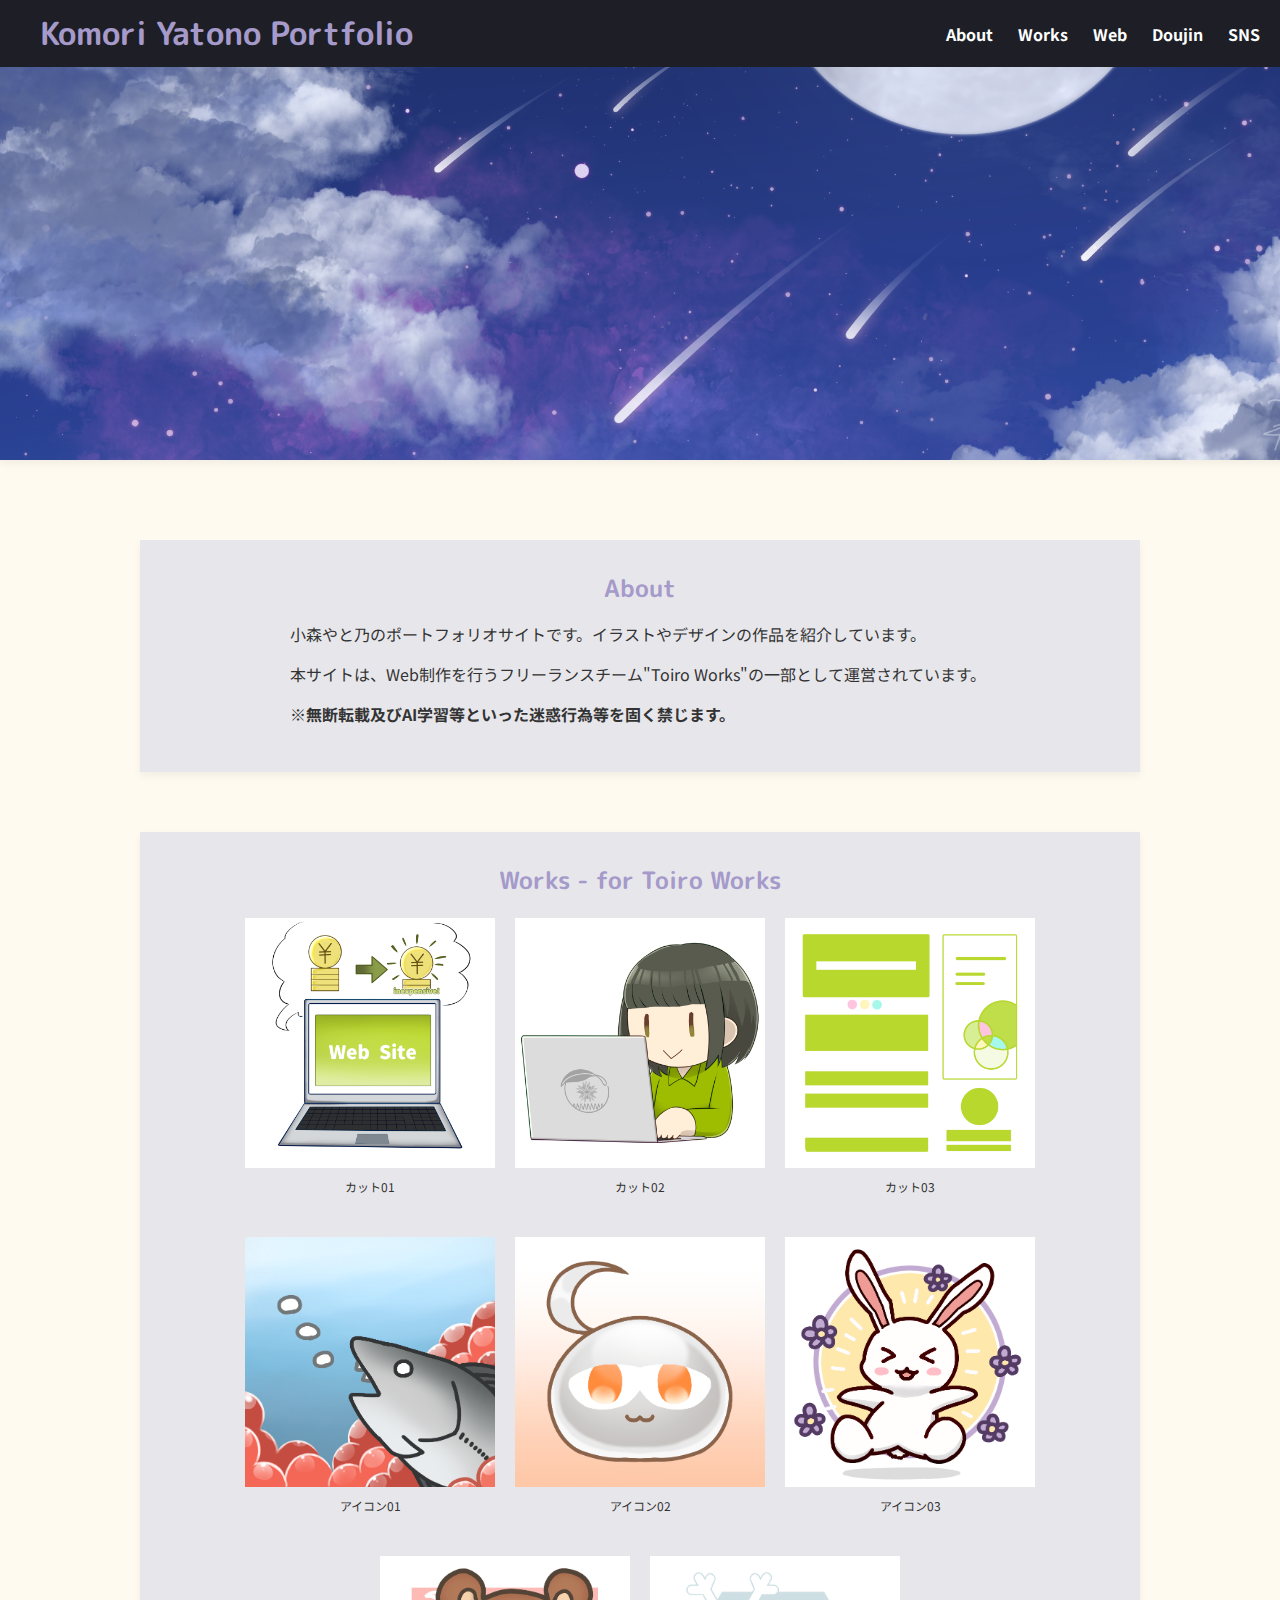
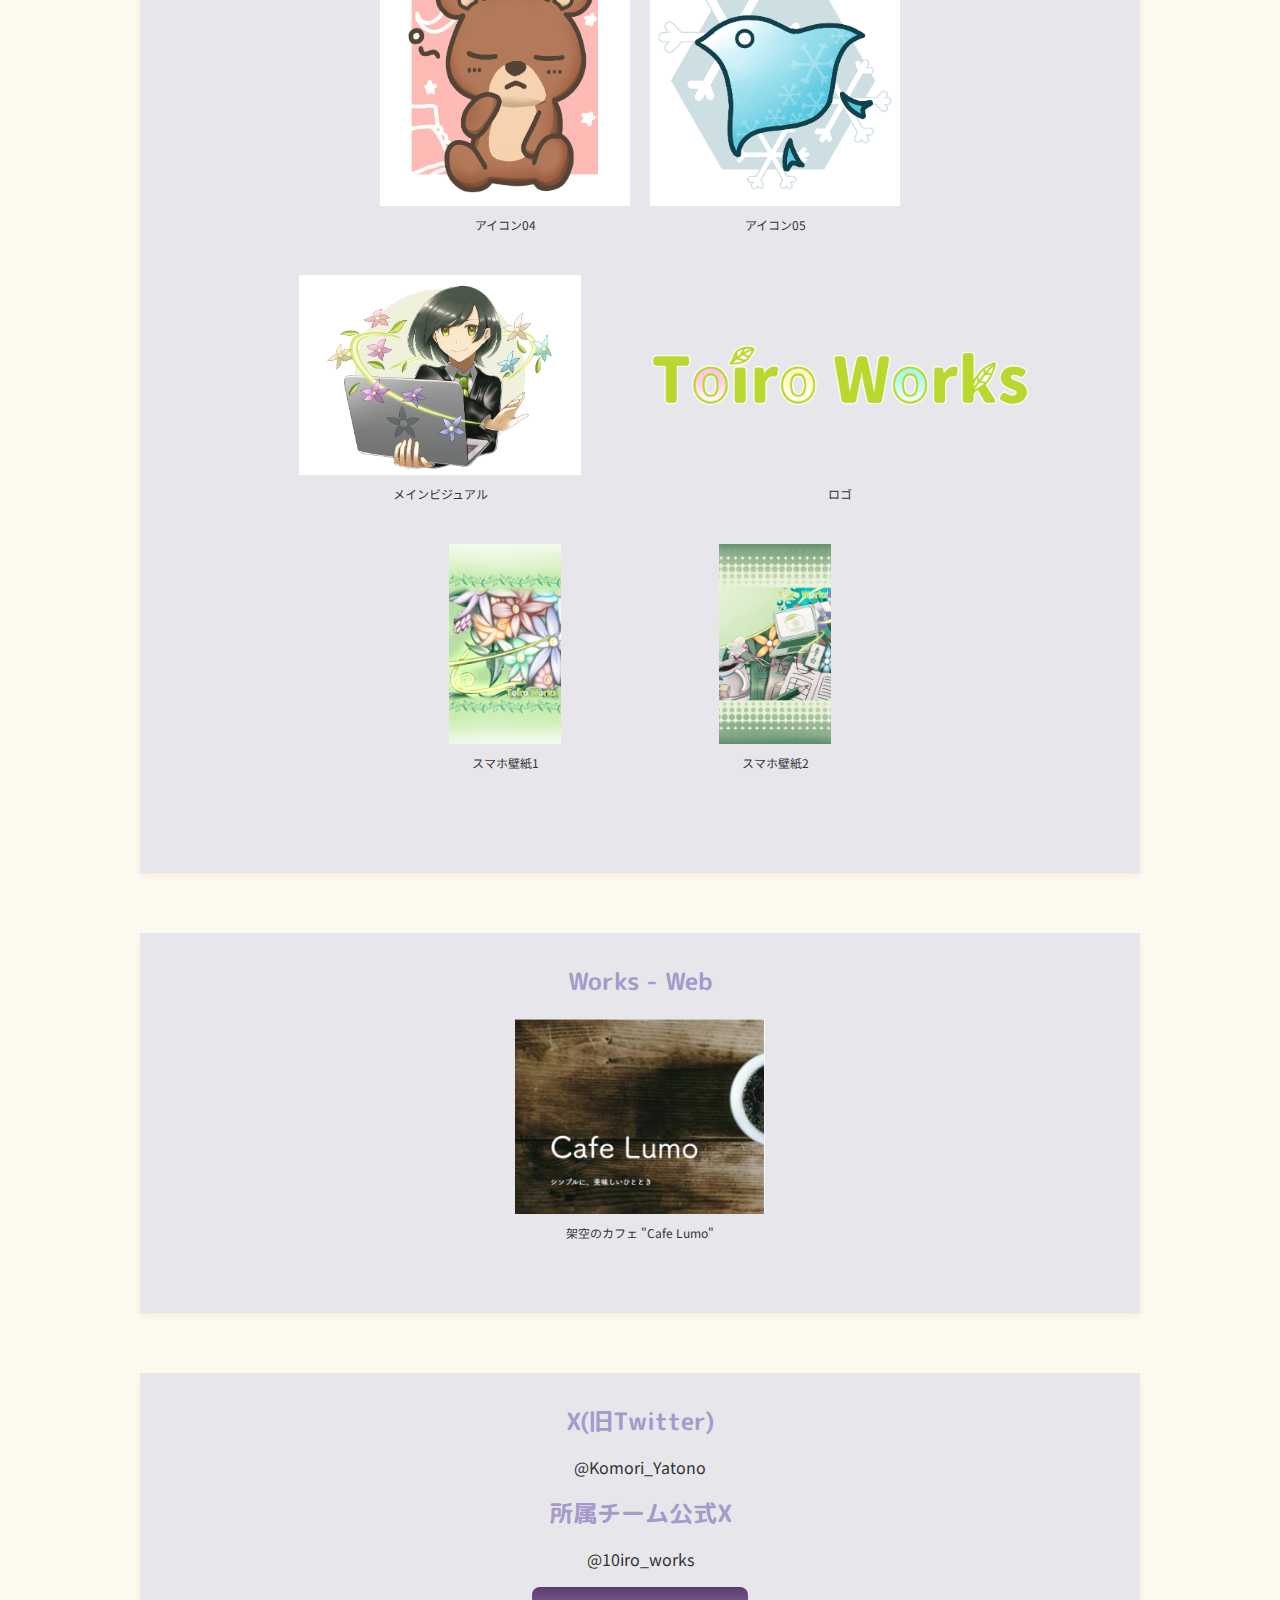
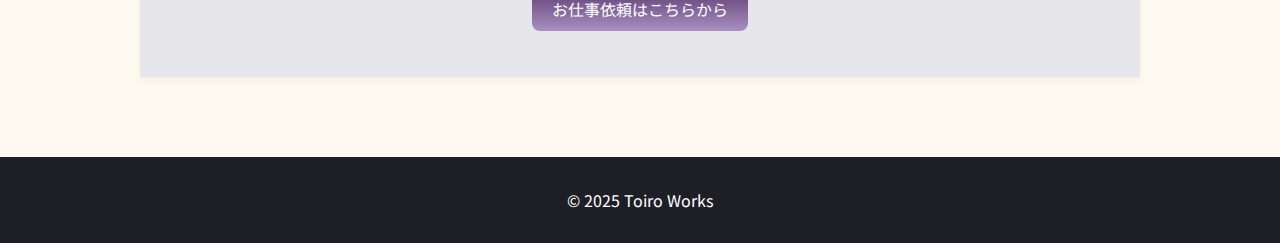
<file: Toiro Web/index.html>
<!DOCTYPE html>
<html lang="ja">
<head>
<meta charset="UTF-8">
<meta name="viewport" content="width=device-width, initial-scale=1.0">
<title>Komori Yatono Portfolio</title>
<meta name="description" content="小森やと乃のポートフォリオサイトです。本サイトは、Web制作を行うフリーランスチーム Toiro Works の一部として運営されています。">

<!-- Google Fonts -->
<link rel="preconnect" href="https://fonts.googleapis.com">
<link rel="preconnect" href="https://fonts.gstatic.com" crossorigin>
<link href="https://fonts.googleapis.com/css2?family=M+PLUS+Rounded+1c:wght@400;700&family=Noto+Sans+JP:wght@400;700&display=swap" rel="stylesheet">

<!-- CSS -->
<link rel="stylesheet" href="style.css">
</head>
<body>

<header class="c-header">
  <div class="header-logo-menu">
    <h1 class="logo-area">Komori Yatono Portfolio</h1>

    <!-- PCメニュー -->
    <nav class="pc-menu">
      <a href="#about">About</a>
      <a href="#works-illustration">Works</a>
      <a href="#works-web">Web</a>
      <a href="#works-doujin">Doujin</a>
      <a href="#SNS">SNS</a>
      <a href="#works-note">note</a>
    </nav>

    <!-- スマホハンバーガー -->
    <button class="hamburger" id="hamburger">&#9776;</button>
  </div>
</header>

<!-- スマホ用モーダル -->
<div class="modal" id="modal">
  <button class="close" id="close">&times;</button>
  <nav class="mobile-menu">
    <a href="#about">About</a>
    <a href="#works-illustration">Works</a>
    <a href="#works-web">Web</a>
    <a href="#works-doujin">Doujin</a>
    <a href="#SNS">SNS</a>
    <a href="#works-note">note</a>
  </nav>
</div>

<section id="hero"></section>

<main>
  <section id="about">
    <h2>About</h2>
    <div class="left-text">
      <p>小森やと乃のポートフォリオサイトです。イラストやデザインの作品を紹介しています。</p>
      <p>本サイトは、Web制作を行うフリーランスチーム"Toiro Works"の一部として運営されています。</p>
      <p><b>※無断転載及びAI学習等といった迷惑行為等を固く禁じます。</b></p>
    </div>
  </section>

  <section id="works-illustration">
    <h2>Works - for Toiro Works</h2>
    <div class="gallery">
      <div class="gallery-item size-medium"><img src="ic012.png" alt="イラストカット01差分"><p>カット01</p></div>
      <div class="gallery-item size-medium"><img src="ic02.png" alt="イラストカット02"><p>カット02</p></div>
      <div class="gallery-item size-medium"><img src="ic03.png" alt="イラストカット03"><p>カット03</p></div>
      <div class="gallery-item size-medium"><img src="01.png" alt="アイコン01"><p>アイコン01</p></div>
      <div class="gallery-item size-medium"><img src="02.png" alt="アイコン02"><p>アイコン02</p></div>
      <div class="gallery-item size-medium"><img src="03.png" alt="アイコン03"><p>アイコン03</p></div>
      <div class="gallery-item size-medium"><img src="04.png" alt="アイコン04"><p>アイコン04</p></div>
      <div class="gallery-item size-medium"><img src="05.png" alt="アイコン05"><p>アイコン05</p></div>
      <div class="gallery-item size-large"><div class="img-wrapper"><img src="mv.png" alt="ToiroWorksメインビジュアル"></div><p>メインビジュアル</p></div>
      <div class="gallery-item size-large"><div class="img-wrapper"><img src="ToiroWorks.png" alt="ToiroWorksロゴ"></div><p>ロゴ</p></div>

      <div class="gallery-group">
        <div class="gallery-item size-medium"><div class="img-wrapper"><img src="s1.png" alt="クラファンスマホ壁紙1"></div><p>スマホ壁紙1</p></div>
        <div class="gallery-item size-medium"><div class="img-wrapper"><img src="s2.png" alt="クラファンスマホ壁紙2"></div><p>スマホ壁紙2</p></div>
      </div>
    </div>
  </section>

  <section id="works-web">
    <h2>Works - Web</h2>
    <div class="gallery">
      <div class="gallery-item size-medium">
        <a href="https://CafeLumo.hp.peraichi.com/"><img src="CafeLumo.png" alt="CafeLumo"></a>
        <p>架空のカフェ "Cafe Lumo"</p>
      </div>
    </div>
  </section>

  <section id="SNS">
    <h2>X(旧Twitter)</h2>
    <p>@Komori_Yatono</p>
    <h2>所属チーム公式X</h2>
    <p>@10iro_works</p>
    <p><a href="https://x.com/10iro_works" class="button">お仕事依頼はこちらから</a></p>
  </section>
</main>

<footer>
  <p>&copy; 2025 Toiro Works</p>
</footer>

<script>
  const hamburger = document.getElementById("hamburger");
  const modal = document.getElementById("modal");
  const closeBtn = document.getElementById("close");

  hamburger.addEventListener("click", () => modal.classList.add("open"));
  closeBtn.addEventListener("click", () => modal.classList.remove("open"));
  document.querySelectorAll(".mobile-menu a").forEach(link => {
    link.addEventListener("click", () => modal.classList.remove("open"));
  });

  window.addEventListener('scroll', function() {
    const header = document.querySelector('.c-header');
    if (window.scrollY > 50) header.classList.add('scrolled');
    else header.classList.remove('scrolled');
  });
</script>

</body>
</html>
</file>
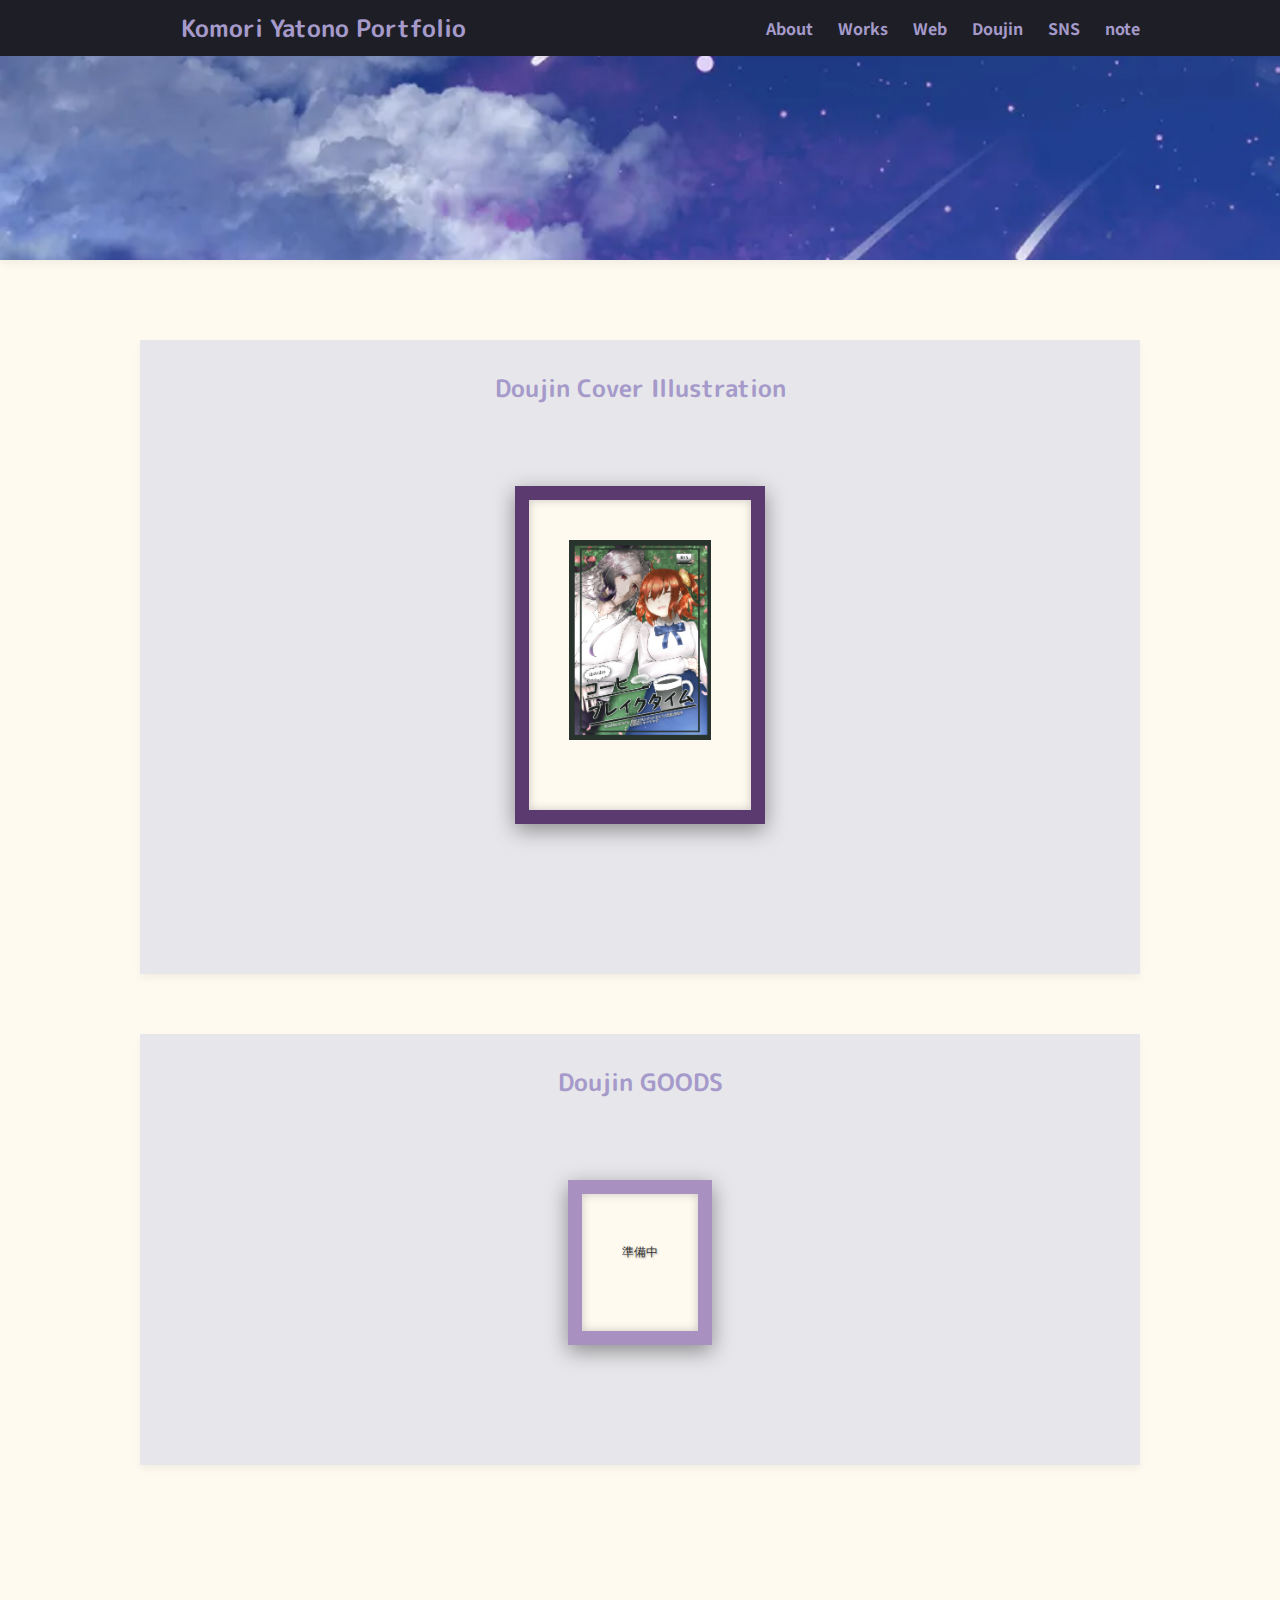
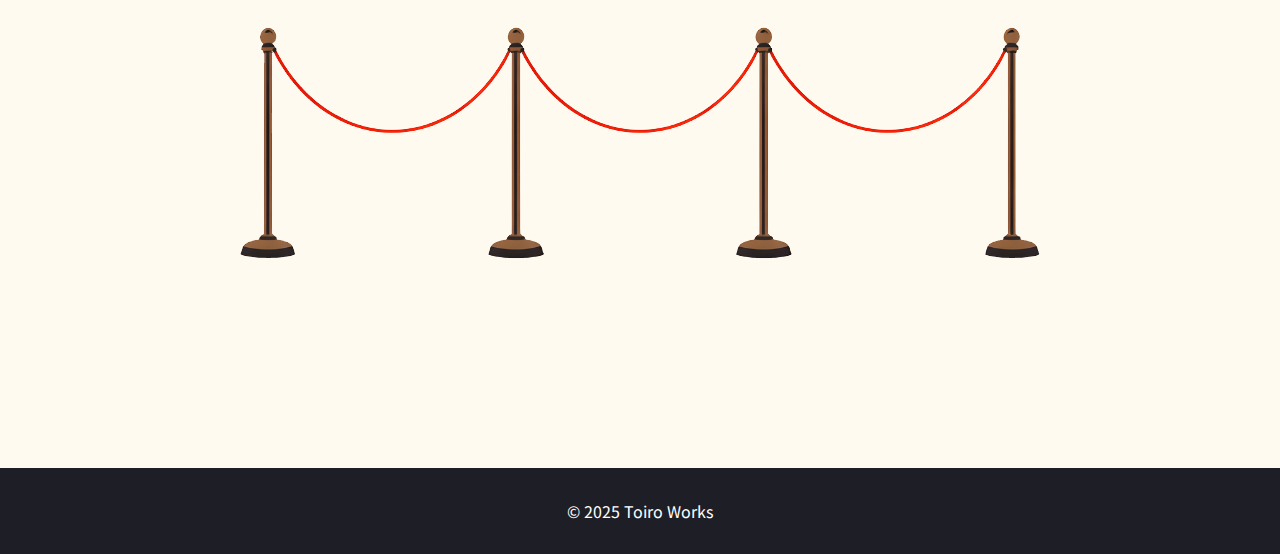
<file: doujin/doujin.html>
<!DOCTYPE html>
<html lang="ja">
<head>
<meta charset="UTF-8">
<meta name="viewport" content="width=device-width, initial-scale=1.0">
<title>Komori Yatono Portfolio</title>
<meta name="description" content="小森やと乃のポートフォリオサイトです。本サイトは、Web制作を行うフリーランスチーム Toiro Works の一部として運営されています。">

<!-- Google Fonts -->
<link rel="preconnect" href="https://fonts.googleapis.com">
<link rel="preconnect" href="https://fonts.gstatic.com" crossorigin>
<link href="https://fonts.googleapis.com/css2?family=M+PLUS+Rounded+1c:wght@400;700&family=Noto+Sans+JP:wght@400;700&display=swap" rel="stylesheet">

<!-- CSS -->
<link rel="stylesheet" href="style2.css">

</head>

<body>

<header class="c-header">
  <div class="header-logo-menu">
    <h1 class="logo-area">Komori Yatono Portfolio</h1>

    <!-- PCメニュー -->
    <nav class="pc-menu">
      <a href="/Komori-Yatono-Portfolio/index.html#about">About</a>
      <a href="/Komori-Yatono-Portfolio/index.html#works-illustration">Works</a>
      <a href="/Komori-Yatono-Portfolio/index.html#works-web">Web</a>
      <a href="#works-doujin">Doujin</a>
      <a href="/Komori-Yatono-Portfolio/index.html#SNS">SNS</a>
      <a href="https://note.com/komori_yatono312" target="_blank" rel="noopener noreferrer">note</a>
    </nav>

    <!-- スマホハンバーガー -->
    <button class="hamburger" id="hamburger">&#9776;</button>
  </div>
</header>

<!-- スマホモーダル -->
<div class="modal" id="modal">
  <button class="close" id="close">&times;</button>
  <nav class="mobile-menu">
    <a href="/Komori-Yatono-Portfolio/index.html#about">About</a>
    <a href="/Komori-Yatono-Portfolio/index.html#works-illustration">Works</a>
    <a href="/Komori-Yatono-Portfolio/index.html#works-web">Web</a>
    <a href="#works-doujin">Doujin</a>
    <a href="/Komori-Yatono-Portfolio/index.html#SNS">SNS</a>
    <a href="https://note.com/komori_yatono312" target="_blank" rel="noopener noreferrer">note</a>
  </nav>
</div>

<section id="hero"></section>

<main>

<section id="works-doujin">
    <h2>Doujin Cover Illustration</h2>
    <div class="gallery">
    <div class="gallery-group">
    <div class="gallery-item size-large">
    <div class="frame-2"><div class="frame-h2">
    <div class="img-wrapper">
              <img src="book1.jpg" alt="doujin1">
    </div>
    </div>
    </div>
    </div>
</section>

<section id="works-illustration">
    <h2>Doujin GOODS</h2>
    <div class="gallery"><div class="gallery-item size-large">
      <div class="frame"><div class="frame-h2">
            <p>準備中</p>
        </div>
      </div>
    </div>
    </div>
</section>

<!-- ガードロープ -->
<section class="ribbon-bottom decorated-section">
  <img src="rope2.png" alt="ガードロープ">
</section>

</main>

<footer>
<p>&copy; 2025 Toiro Works</p>
</footer>

<script>
  // --- 共通 ---
  const modal = document.getElementById("modal");
  const hamburger = document.getElementById("hamburger");
  const closeBtn = document.getElementById("close");
  const ribbon = document.querySelector('.ribbon-bottom');
  const footer = document.querySelector('footer');

window.addEventListener('scroll', () => {
  const footerTop = footer.getBoundingClientRect().top;
  const windowHeight = window.innerHeight;

  if (footerTop < windowHeight) {
    // フッターにかかる直前で止める
    ribbon.style.position = 'absolute';
    ribbon.style.bottom = `${windowHeight - footerTop + 20}px`;
  } else {
    // 通常は固定表示
    ribbon.style.position = 'fixed';
    ribbon.style.bottom = '20px';
  }
});

  // --- スマホモーダル開閉 ---
  if(hamburger && modal && closeBtn){
    hamburger.addEventListener("click", () => modal.classList.add("open"));
    closeBtn.addEventListener("click", () => modal.classList.remove("open"));

    document.querySelectorAll(".mobile-menu a").forEach(link => {
      link.addEventListener("click", (e) => {
        modal.classList.remove("open"); // モーダルは閉じる

        // 外部リンクは例外 → 普通に飛ばす
        if(link.href.includes("note.com")) return;

        // ページ内リンク
        const href = link.getAttribute("href");
        if(href.startsWith("#")){
          e.preventDefault();
          const targetEl = document.getElementById(href.slice(1));
          if(targetEl) targetEl.scrollIntoView({ behavior: "smooth" });
        }
      });
    });
  }

  // --- PCメニュー用スムーズスクロール ---
  document.querySelectorAll(".pc-menu a[href^='#']").forEach(link => {
    link.addEventListener("click", e => {
      e.preventDefault();
      const targetId = link.getAttribute("href").slice(1);
      const targetEl = document.getElementById(targetId);
      if(targetEl) targetEl.scrollIntoView({ behavior: "smooth" });
    });
  });
</script>

</body>
</html>
</file>
<file: Toiro Web/style.css>
/* ======= 基本 ======= */
body {
  font-family: 'Noto Sans JP','M PLUS Rounded 1c','Helvetica','Gill Sans',sans-serif;
  margin: 0;
  padding: 0;
  background: #fffaf0;
  color: #333;
}

h1,h2 {
  font-family: 'Gill Sans','M PLUS Rounded 1c',sans-serif;
  font-weight: 700;
  color: #a59aca;
  margin: 0;
}

main {
  max-width: 1000px;
  margin: 0 auto;
  padding: 20px;
}

section {
  margin-bottom: 60px;
  padding: 30px;
  background: #e7e7eb;
  box-shadow: 0 4px 8px rgba(0,0,0,0.05);
  text-align: center;
}

#about .left-text {
  display: inline-block;
  text-align: justify;
  max-width: 700px;
  width: 100%;
  box-sizing: border-box;
}

/* ======= hero ======= */
#hero {
  width: 100vw;
  height: 400px;
  background-image: url("top_image.png");
  background-size: cover;
  background-position: center;
  background-repeat: no-repeat;
}

/* ======= ヘッダー ======= */
.c-header {
  position: fixed;
  top: 0;
  width: 100%;
  padding: 10px 40px;
  background: #1e1f26;
  z-index: 1000;
}

.header-logo-menu {
  display: flex;
  justify-content: space-between; /* 左右に配置 */
  align-items: center;
}

/* PCメニュー */
.pc-menu {
  display: flex;
  gap: 25px;
}

.pc-menu a {
  color: white;
  font-weight: bold;
  text-decoration: none;
}

.pc-menu a:hover {
  opacity: 0.6;
}

/* ハンバーガー */
.hamburger {
  display: none;
  font-size: 28px;
  background: none;
  border: none;
  cursor: pointer;
  color: white;
}

/* モーダル */
.modal {
  display: none;
  position: fixed;
  top: 0; right: 0;
  width: 70%;
  height: 100%;
  background: #1e1f26;
  box-shadow: -4px 0 10px rgba(0,0,0,0.2);
  z-index: 2000;
  padding: 20px;
  flex-direction: column;
}

.modal.open {
  display: flex;
}

.modal .close {
  align-self: flex-end;
  font-size: 24px;
  background: none;
  border: none;
  cursor: pointer;
  color: white;
}

.mobile-menu {
  display: flex;
  flex-direction: column;
  gap: 20px;
  margin-top: 40px;
}

.mobile-menu a {
  text-decoration: none;
  color: white;
  font-weight: bold;
  font-size: 18px;
}

/* ======= ボタン ======= */
a.button {
  display: inline-block;
  padding: 10px 20px;
  background: linear-gradient(to bottom,#5B3A70,#A890C0);
  color: white;
  border-radius: 8px;
  text-decoration: none;
  transition: 0.3s;
}

a.button:hover {
  background: linear-gradient(to bottom,#47285C,#9476B0);
  transform: translateY(-3px);
  box-shadow: 0 4px 10px rgba(0,0,0,0.2);
}

/* ======= フッター ======= */
footer {
  text-align: center;
  padding: 15px;
  background: #1e1f26;
  color: white;
}

/* ======= ギャラリー ======= */
.gallery {
  display: flex;
  flex-wrap: wrap;
  gap: 20px;
  justify-content: center;
  padding: 20px;
}

.gallery-item {
  display: flex;
  flex-direction: column;
  align-items: center;
  width: 200px;
  margin-bottom: 10px;
}

.gallery-item.size-medium { width: 250px; }
.gallery-item.size-large { width: 380px; }

.img-wrapper {
  display: flex;
  justify-content: center;
  align-items: center;
  width: 100%;
  height: 200px;
  overflow: hidden;
}

.img-wrapper img, .gallery-item img {
  width: 100%;
  height: 100%;
  object-fit: contain;
  display: block;
}

.gallery-item p {
  margin-top: 10px;
  text-align: center;
  font-size: 12px;
}

.gallery-group {
  display: flex;
  justify-content: center;
  gap: 20px;
  margin-bottom: 30px;
  flex-wrap: wrap;
}

/* ======= レスポンシブ ======= */
@media (max-width: 750px) {
  .pc-menu {
    display: none;
  }
  .hamburger {
    display: block;
  }
}
</file>
<file: doujin/style2.css>
/* ======= 基本 ======= */
body {
  font-family: 'Noto Sans JP','M PLUS Rounded 1c','Helvetica','Gill Sans',sans-serif;
  margin: 0;
  padding: 0;
  background: #fffaf0;
  color: #333;
}

h1,h2 {
  font-family: 'Gill Sans','M PLUS Rounded 1c',sans-serif;
  font-weight: 700;
  color: #a59aca;
  margin: 0;
}

main {
  max-width: 1000px;
  margin: 0 auto;
  padding: 20px;
}

section {
  margin-bottom: 60px;
  padding: 30px;
  background: #e7e7eb;
  box-shadow: 0 4px 8px rgba(0,0,0,0.05);
  text-align: center;
}

/* Aboutテキスト */
#about .left-text {
  text-align: justify;
  max-width:700px;
  margin: 0 auto;
}

/* hero */
#hero {
  width: 100%;
  height: 200px;
  background-image: url("2ndtop_image.webp");
  background-size: cover;
  background-position: center;
  background-repeat: no-repeat;
}

/* ======= ヘッダー ======= */
.c-header {
  position: fixed;
  top: 0;
  width: 100%;
  background: #1e1f26;
  padding: 10px 20px;
  z-index: 1000;
}

.header-logo-menu {
  display: flex;
  align-items: center;
  flex-direction: row;
  justify-content: center;
  gap: 300px;
  padding: 0px 40px;
}

.logo-area {
  font-size: 1.5rem;
}

.pc-menu {
  display: flex;
  gap: 25px;
}

.pc-menu a {
  text-decoration: none;
  color: #a59aca;
  font-weight: bold;
}

.pc-menu a:hover {
  opacity: 0.6;
}

.hamburger {
  display: none;
  font-size: 28px;
  background: none;
  border: none;
  cursor: pointer;
  color: #a59aca;
}

/* モーダル */
.modal {
  display: none;
  position: fixed;
  top: 0;
  right: 0;
  width: 70%;
  height: 100%;
  background: #1e1f26;
  color: #a59aca;
  box-shadow: -4px 0 10px rgba(0,0,0,0.2);
  z-index: 2000;
  padding: 20px;
  flex-direction: column;
}

.modal.open {
  display: flex;
}

.modal .close {
  align-self: flex-end;
  font-size: 24px;
  background: none;
  border: none;
  cursor: pointer;
  color: white;
}

.mobile-menu {
  display: flex;
  flex-direction: column;
  gap: 20px;
  margin-top: 40px;
}

.mobile-menu a {
  text-decoration: none;
  color: #a59aca;
  font-weight: bold;
  font-size: 18px;
}

/* ======= ギャラリー ======= */
.gallery {
  display: flex;
  flex-wrap: wrap;
  gap: 20px;
  justify-content: center;
  padding: 20px;
  flex-direction: row;
}

.gallery-item {
  display: flex;
  flex-direction: column;
  align-items: center;
  margin-bottom: 10px;
}

.gallery-item.size-medium { width: 200px; }
.gallery-item.size-large { width: 380px; }

.img-wrapper {
  display: flex;
  justify-content: center;
  align-items: center;
  width: 100%;
  height: 200px;
  overflow: hidden;
}

.img-wrapper img, .gallery-item img {
  width: 100%;
  height: 100%;
  object-fit: contain;
  display: block;
}

.gallery-item p {
  margin-top: 10px;
  text-align: center;
  font-size: 12px;
}

.gallery-group {
  display: flex;
  justify-content: center;
  gap: 20px;
  margin-bottom: 30px;
  flex-wrap: wrap;
}

/* ======= 額縁 ======= */
.frame {
  border: 14px solid #A890C0;
  padding: 40px;
  margin:60px auto;
  max-width: 900px;
  text-align: center;
  background: #fffaf0;
  box-shadow:0px 6px 20px rgba(0,0,0,0.4),
             inset 0px 0px 10px rgba(0,0,0,0.2);
}

.frame-2 {
  border: 14px solid #5B3A70;
  padding: 40px;
  margin:60px auto;
  max-width: 900px;
  text-align: center;
  background: #fffaf0;
  box-shadow:0px 6px 20px rgba(0,0,0,0.4),
             inset 0px 0px 10px rgba(0,0,0,0.2);
}

.frame-h2 {
  font-family:"Cormorant Garamond",serif;
  font-size: 1.2rem;
  margin-bottom: 30px;
  text-shadow: 1px 1px 2px rgba(0,0,0,0.3);
}

/* 作品画像 */
.works-image {
  width: 250px;
  border:6px solid #a59aca;
  background-color: #fff;
  box-shadow: 0px 4px 12px rgba(0,0,0,0.3);
}

.works-image-2 {
  width: 250px;
  border:6px solid #a2beea;
  background-color: #fff;
  box-shadow: 0px 4px 12px rgba(0,0,0,0.3);
}

.decorated-section {
    background: #fffaf0;
    padding: 100px 20px;
    position: relative;
    box-shadow:none !important;
}

/* ======= ガードロープ ======= */
.ribbon-bottom {
  position: relative;
  bottom: 50px;
  left: 50%;
  transform: translateX(-50%);
  z-index: 9999;
  max-width: 50vw;
  width: 800px;
  pointer-events: none;
  display: flex;
  justify-content: center;
  align-items: center;
  background: none; /* 背景を透明にしてPNG透過を活かす */
}

.ribbon-bottom-img {
  width: 100%;
  height: auto;
  display: block;
  pointer-events: none;
}

.work-image {
  width: 100%;  /* 親要素の幅に合わせる */
  height: auto;  /* 高さを自動で調整 */
  object-fit: contain;  /* 画像を親要素内で縦横比を保って収める */
  display: block;  /* 画像がブロック要素として表示されるように */
}

@media (min-width:768px){
    .ribbon-bottom {
        bottom:10px !important;
    }
}

/* ======= ボタン ======= */
a.button {
  display: inline-block;
  padding: 10px 20px;
  background: linear-gradient(to bottom,#5B3A70,#A890C0);
  color:white;
  border-radius:8px;
  text-decoration:none;
  transition:0.3s;
}

a.button:hover {
  background: linear-gradient(to bottom,#47285C,#9476B0);
  transform: translateY(-3px);
  box-shadow:0 4px 10px rgba(0,0,0,0.2);
}

/* ======= ただのブランク===== */
#blank {
  height:200px;
  background:none;
  box-shadow: none;
}

/* ======= フッター ======= */
footer {
  text-align: center;
  padding: 15px;
  background: #1e1f26;
  color: white;
}

/* ======= レスポンシブ ======= */
@media (max-width: 750px) {
  .pc-menu { display: none; }
  .logo-area { 
    font-size: 20px; 
    justify-content: flex-start !important;
  }
  .hamburger { display: block; }

  .header-logo-menu { 
    justify-content: flex-end; 
    padding: 0px 20px;
    gap: 30px !important;
  }

  .gallery { flex-direction: column; align-items: center; }
  .gallery-item.size-medium { width: 90%; }
  .gallery-item.size-large { width: 95%; }
}
</file>
